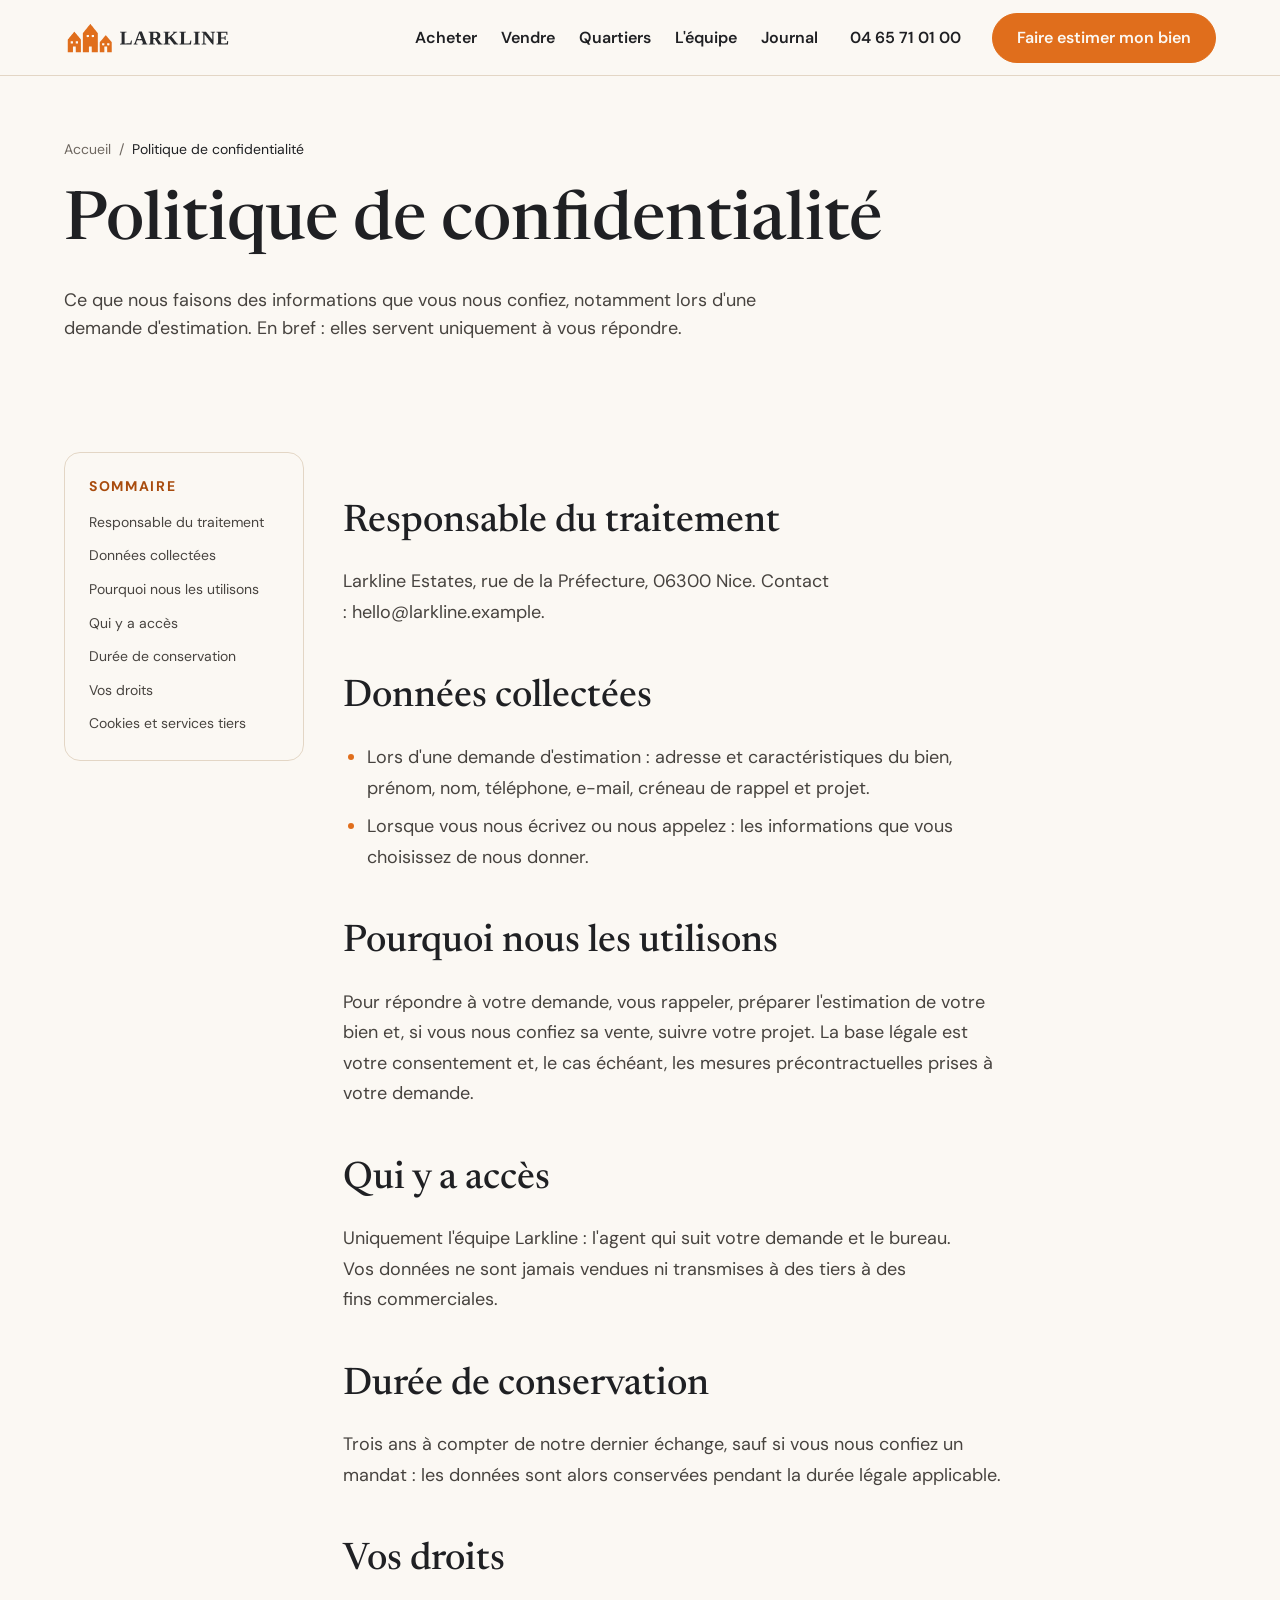
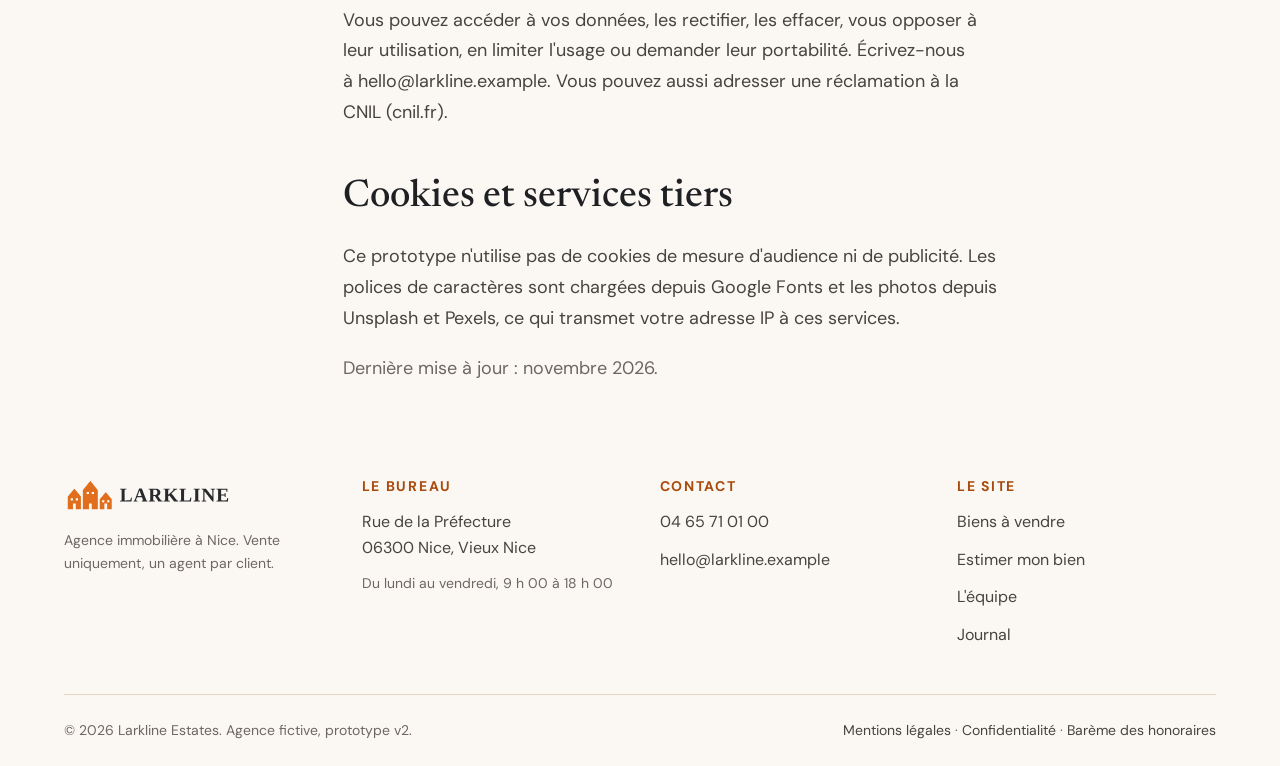
<file: confidentialite.html>
<!DOCTYPE html>
<html lang="fr">
<head>
  <meta charset="utf-8">
  <meta name="viewport" content="width=device-width, initial-scale=1">
  <title>Politique de confidentialité · Larkline</title>
  <meta name="description" content="Politique de confidentialité de Larkline : données collectées, finalités, durée de conservation et vos droits.">
  <link rel="preconnect" href="https://fonts.googleapis.com">
  <link rel="preconnect" href="https://fonts.gstatic.com" crossorigin>
  <link href="https://fonts.googleapis.com/css2?family=DM+Sans:opsz,wght@9..40,400;9..40,600;9..40,700&family=Newsreader:opsz,wght@6..72,400;6..72,500;6..72,600&display=swap" rel="stylesheet">
  <link rel="stylesheet" href="css/style.css">
  <script src="js/main.js" defer></script>
</head>
<body>

  <!-- ===================== Header ===================== -->
  <header class="site-header boxed-l flex-row flex-align-center flex-justify-between gap-24">
    <a class="logo" href="index.html" aria-label="Larkline, accueil">
      <img src="images/larkline-logo.svg" alt="Larkline" width="169" height="36">
    </a>
    <input class="nav-toggle" type="checkbox" id="nav-toggle" aria-label="Ouvrir le menu">
    <label class="nav-burger" for="nav-toggle" aria-hidden="true"><span></span><span></span><span></span></label>
    <nav class="nav-menu gap-32" aria-label="Navigation principale">
      <ul class="nav-links gap-24">
        <li><a class="nav-link" href="biens.html">Acheter</a></li>
        <li><a class="nav-link" href="index.html#vendre">Vendre</a></li>
        <li><a class="nav-link" href="index.html#quartiers">Quartiers</a></li>
        <li><a class="nav-link" href="equipe.html">L'équipe</a></li>
        <li><a class="nav-link" href="journal.html">Journal</a></li>
      </ul>
      <a class="nav-phone" href="tel:+33465710100">04 65 71 01 00</a>
      <a class="btn-solid" href="estimation.html">Faire estimer mon bien</a>
    </nav>
  </header>

  <main>
    <section class="bg-light-1 boxed-l pad-tb-64 flex-column gap-24" aria-labelledby="page-title">
      <nav class="breadcrumb body-s flex-row flex-wrap gap-8" aria-label="Fil d'Ariane"><a href="index.html">Accueil</a><span class="detail-on-light">/</span><span class="heading-on-light">Politique de confidentialité</span></nav>
      <h1 id="page-title" class="title-2 heading-on-light">Politique de confidentialité</h1>
      <p class="body-l body-on-light max-text-l">Ce que nous faisons des informations que vous nous confiez, notamment lors d'une demande d'estimation. En bref : elles servent uniquement à vous répondre.</p>
    </section>
    <section class="bg-light-1 boxed-l pad-tb-48 grid-toc gap-40">
      <nav class="toc sticky-top card pad-24 flex-column gap-12" aria-label="Sommaire">
        <p class="sub-title subtitle-on-light">Sommaire</p>
        <ol class="flex-column gap-8"><li><a class="body-s" href="#responsable-du-traitement">Responsable du traitement</a></li><li><a class="body-s" href="#donnees-collectees">Données collectées</a></li><li><a class="body-s" href="#pourquoi-nous-les-utilisons">Pourquoi nous les utilisons</a></li><li><a class="body-s" href="#qui-y-a-acces">Qui y a accès</a></li><li><a class="body-s" href="#duree-de-conservation">Durée de conservation</a></li><li><a class="body-s" href="#vos-droits">Vos droits</a></li><li><a class="body-s" href="#cookies-et-services-tiers">Cookies et services tiers</a></li></ol>
      </nav>
      <div class="prose"><h2 id="responsable-du-traitement">Responsable du traitement</h2><p>Larkline Estates, rue de la Préfecture, 06300 Nice. Contact : hello@larkline.example.</p><h2 id="donnees-collectees">Données collectées</h2><ul><li>Lors d'une demande d'estimation : adresse et caractéristiques du bien, prénom, nom, téléphone, e-mail, créneau de rappel et projet.</li><li>Lorsque vous nous écrivez ou nous appelez : les informations que vous choisissez de nous donner.</li></ul><h2 id="pourquoi-nous-les-utilisons">Pourquoi nous les utilisons</h2><p>Pour répondre à votre demande, vous rappeler, préparer l'estimation de votre bien et, si vous nous confiez sa vente, suivre votre projet. La base légale est votre consentement et, le cas échéant, les mesures précontractuelles prises à votre demande.</p><h2 id="qui-y-a-acces">Qui y a accès</h2><p>Uniquement l'équipe Larkline : l'agent qui suit votre demande et le bureau. Vos données ne sont jamais vendues ni transmises à des tiers à des fins commerciales.</p><h2 id="duree-de-conservation">Durée de conservation</h2><p>Trois ans à compter de notre dernier échange, sauf si vous nous confiez un mandat : les données sont alors conservées pendant la durée légale applicable.</p><h2 id="vos-droits">Vos droits</h2><p>Vous pouvez accéder à vos données, les rectifier, les effacer, vous opposer à leur utilisation, en limiter l'usage ou demander leur portabilité. Écrivez-nous à hello@larkline.example. Vous pouvez aussi adresser une réclamation à la CNIL (cnil.fr).</p><h2 id="cookies-et-services-tiers">Cookies et services tiers</h2><p>Ce prototype n'utilise pas de cookies de mesure d'audience ni de publicité. Les polices de caractères sont chargées depuis Google Fonts et les photos depuis Unsplash et Pexels, ce qui transmet votre adresse IP à ces services.</p>
        <p class="body-s detail-on-light">Dernière mise à jour : novembre 2026.</p>
      </div>
    </section>
  </main>

  <!-- ===================== Footer ===================== -->
  <footer class="bg-light-1 boxed-l">
    <div class="grid-4 gap-40 pad-tb-48">
      <div class="flex-column gap-16">
        <a class="logo" href="index.html" aria-label="Larkline, accueil"><img src="images/larkline-logo.svg" alt="Larkline" width="169" height="36"></a>
        <p class="body-s detail-on-light">Agence immobilière à Nice. Vente uniquement, un agent par client.</p>
      </div>
      <div class="flex-column gap-12">
        <p class="sub-title subtitle-on-light">Le bureau</p>
        <p class="body-m body-on-light">Rue de la Préfecture<br>06300 Nice, Vieux Nice</p>
        <p class="body-s detail-on-light">Du lundi au vendredi, 9 h 00 à 18 h 00</p>
      </div>
      <div class="flex-column gap-12">
        <p class="sub-title subtitle-on-light">Contact</p>
        <a class="footer-link body-m" href="tel:+33465710100">04 65 71 01 00</a>
        <a class="footer-link body-m" href="mailto:hello@larkline.example">hello@larkline.example</a>
      </div>
      <div class="flex-column gap-12">
        <p class="sub-title subtitle-on-light">Le site</p>
        <a class="footer-link body-m" href="biens.html">Biens à vendre</a>
        <a class="footer-link body-m" href="estimation.html">Estimer mon bien</a>
        <a class="footer-link body-m" href="equipe.html">L'équipe</a>
        <a class="footer-link body-m" href="journal.html">Journal</a>
      </div>
    </div>
    <div class="footer-bottom pad-tb-24 flex-row flex-wrap flex-justify-between gap-16 body-s detail-on-light">
      <p>© 2026 Larkline Estates. Agence fictive, prototype v2.</p>
      <p><a class="footer-link" href="mentions-legales.html">Mentions légales</a> · <a class="footer-link" href="confidentialite.html">Confidentialité</a> · <a class="footer-link" href="honoraires.html">Barème des honoraires</a></p>
    </div>
  </footer>

</body>
</html>
</file>
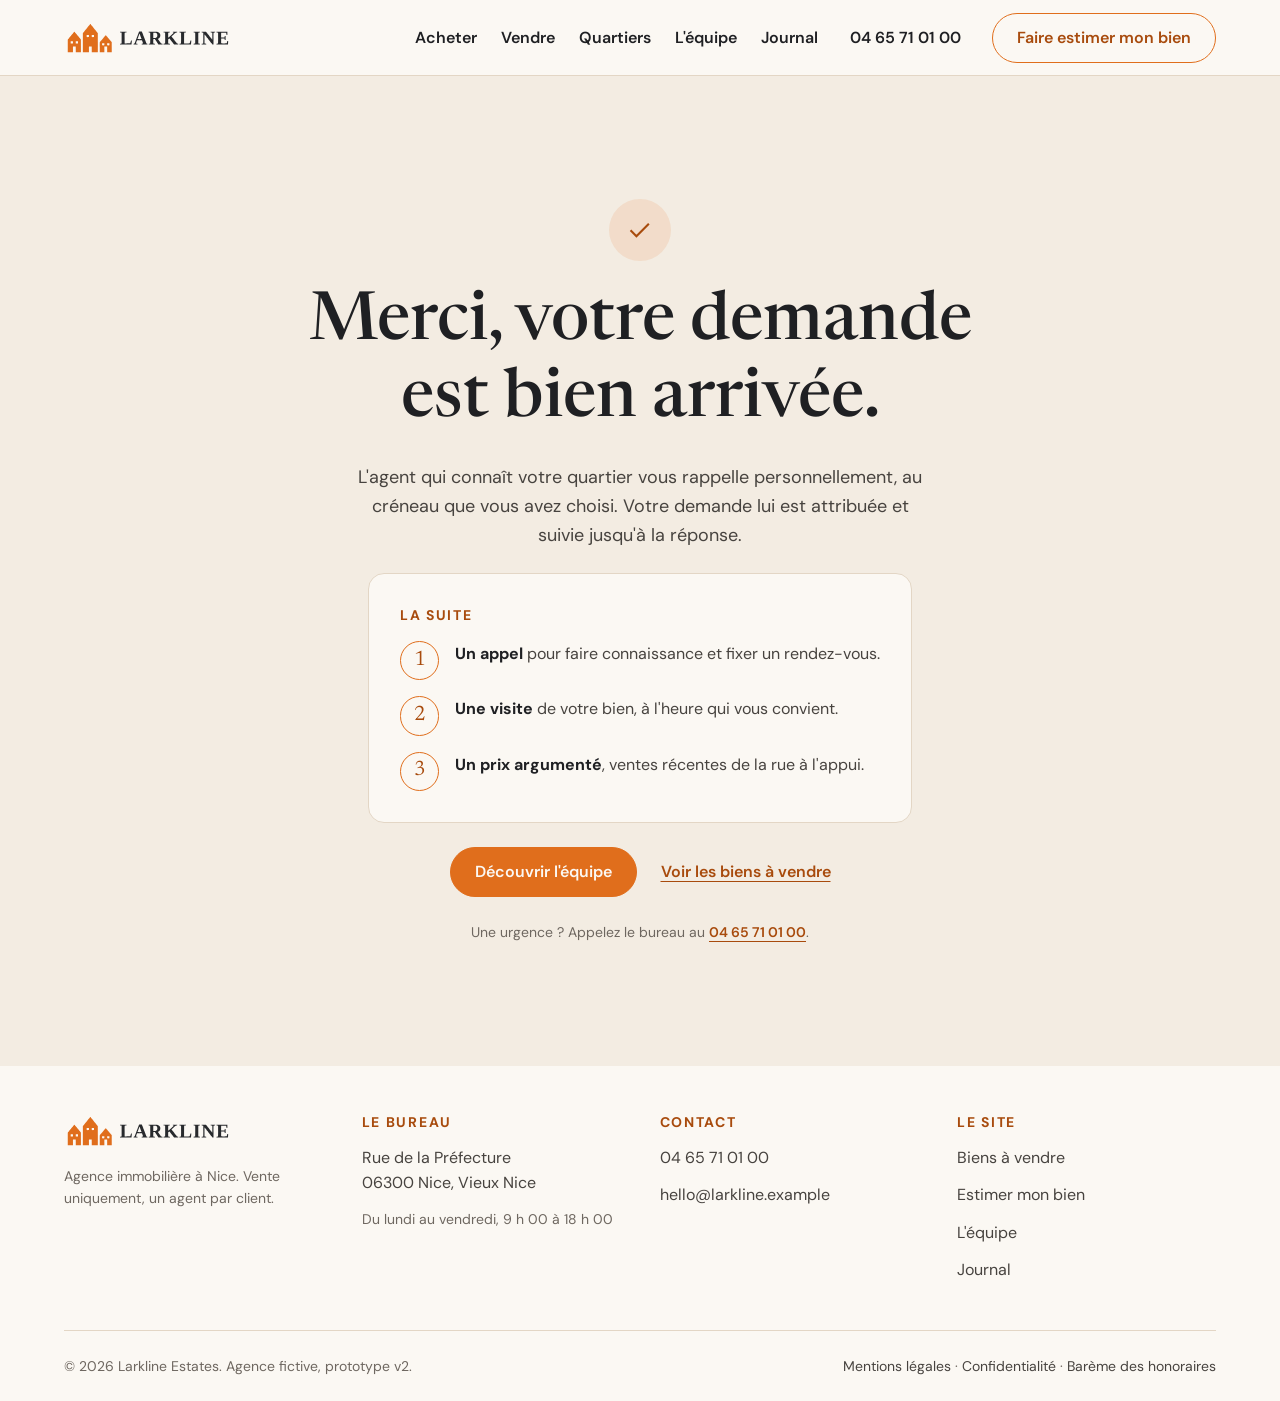
<file: estimation-merci.html>
<!DOCTYPE html>
<html lang="fr">
<head>
  <meta charset="utf-8">
  <meta name="viewport" content="width=device-width, initial-scale=1">
  <title>Demande envoyée · Larkline</title>
  <meta name="description" content="Votre demande d'estimation est bien arrivée. L'agent de votre quartier vous rappelle personnellement.">
  <link rel="preconnect" href="https://fonts.googleapis.com">
  <link rel="preconnect" href="https://fonts.gstatic.com" crossorigin>
  <link href="https://fonts.googleapis.com/css2?family=DM+Sans:opsz,wght@9..40,400;9..40,600;9..40,700&family=Newsreader:opsz,wght@6..72,400;6..72,500;6..72,600&display=swap" rel="stylesheet">
  <link rel="stylesheet" href="css/style.css">
  <script src="js/main.js" defer></script>
</head>
<body>

  <!-- ===================== Header ===================== -->
  <header class="site-header boxed-l flex-row flex-align-center flex-justify-between gap-24">
    <a class="logo" href="index.html" aria-label="Larkline, accueil">
      <img src="images/larkline-logo.svg" alt="Larkline" width="169" height="36">
    </a>
    <input class="nav-toggle" type="checkbox" id="nav-toggle" aria-label="Ouvrir le menu">
    <label class="nav-burger" for="nav-toggle" aria-hidden="true"><span></span><span></span><span></span></label>
    <nav class="nav-menu gap-32" aria-label="Navigation principale">
      <ul class="nav-links gap-24">
        <li><a class="nav-link" href="biens.html">Acheter</a></li>
        <li><a class="nav-link" href="index.html#vendre">Vendre</a></li>
        <li><a class="nav-link" href="index.html#quartiers">Quartiers</a></li>
        <li><a class="nav-link" href="equipe.html">L'équipe</a></li>
        <li><a class="nav-link" href="journal.html">Journal</a></li>
      </ul>
      <a class="nav-phone" href="tel:+33465710100">04 65 71 01 00</a>
      <a class="btn-outline" href="estimation.html" aria-current="page">Faire estimer mon bien</a>
    </nav>
  </header>

  <main>
    <section class="bg-light-2 boxed-s pad-tb-128 flex-column flex-align-center gap-24 text-center fade-up" aria-labelledby="merci-title">
      <span class="success-icon"><svg viewBox="0 0 24 24" fill="none" stroke="currentColor" stroke-width="1.6" aria-hidden="true"><path d="M5 12.5l4.5 4.5L19 7.5"/></svg></span>
      <h1 id="merci-title" class="title-2 heading-on-light">Merci, votre demande est bien&nbsp;arrivée.</h1>
      <p class="body-l body-on-light max-text">L'agent qui connaît votre quartier vous rappelle personnellement, au créneau que vous avez choisi. Votre demande lui est attribuée et suivie jusqu'à la réponse.</p>
      <div class="card pad-32 flex-column gap-16 text-start">
        <p class="sub-title subtitle-on-light">La suite</p>
        <ol class="flex-column gap-16">
          <li class="flex-row gap-16 flex-align-start"><span class="step-number">1</span><p class="body-m body-on-light"><strong class="heading-on-light">Un appel</strong> pour faire connaissance et fixer un rendez-vous.</p></li>
          <li class="flex-row gap-16 flex-align-start"><span class="step-number">2</span><p class="body-m body-on-light"><strong class="heading-on-light">Une visite</strong> de votre bien, à l'heure qui vous convient.</p></li>
          <li class="flex-row gap-16 flex-align-start"><span class="step-number">3</span><p class="body-m body-on-light"><strong class="heading-on-light">Un prix argumenté</strong>, ventes récentes de la rue à l'appui.</p></li>
        </ol>
      </div>
      <div class="flex-row flex-wrap flex-justify-center flex-align-center gap-24">
        <a class="btn-solid" href="equipe.html">Découvrir l'équipe</a>
        <a class="text-link link-on-light" href="biens.html">Voir les biens à vendre</a>
      </div>
      <p class="body-s detail-on-light">Une urgence ? Appelez le bureau au <a class="text-link link-on-light" href="tel:+33465710100">04 65 71 01 00</a>.</p>
    </section>
  </main>

  <!-- ===================== Footer ===================== -->
  <footer class="bg-light-1 boxed-l">
    <div class="grid-4 gap-40 pad-tb-48">
      <div class="flex-column gap-16">
        <a class="logo" href="index.html" aria-label="Larkline, accueil"><img src="images/larkline-logo.svg" alt="Larkline" width="169" height="36"></a>
        <p class="body-s detail-on-light">Agence immobilière à Nice. Vente uniquement, un agent par client.</p>
      </div>
      <div class="flex-column gap-12">
        <p class="sub-title subtitle-on-light">Le bureau</p>
        <p class="body-m body-on-light">Rue de la Préfecture<br>06300 Nice, Vieux Nice</p>
        <p class="body-s detail-on-light">Du lundi au vendredi, 9 h 00 à 18 h 00</p>
      </div>
      <div class="flex-column gap-12">
        <p class="sub-title subtitle-on-light">Contact</p>
        <a class="footer-link body-m" href="tel:+33465710100">04 65 71 01 00</a>
        <a class="footer-link body-m" href="mailto:hello@larkline.example">hello@larkline.example</a>
      </div>
      <div class="flex-column gap-12">
        <p class="sub-title subtitle-on-light">Le site</p>
        <a class="footer-link body-m" href="biens.html">Biens à vendre</a>
        <a class="footer-link body-m" href="estimation.html">Estimer mon bien</a>
        <a class="footer-link body-m" href="equipe.html">L'équipe</a>
        <a class="footer-link body-m" href="journal.html">Journal</a>
      </div>
    </div>
    <div class="footer-bottom pad-tb-24 flex-row flex-wrap flex-justify-between gap-16 body-s detail-on-light">
      <p>© 2026 Larkline Estates. Agence fictive, prototype v2.</p>
      <p><a class="footer-link" href="mentions-legales.html">Mentions légales</a> · <a class="footer-link" href="confidentialite.html">Confidentialité</a> · <a class="footer-link" href="honoraires.html">Barème des honoraires</a></p>
    </div>
  </footer>

</body>
</html>
</file>
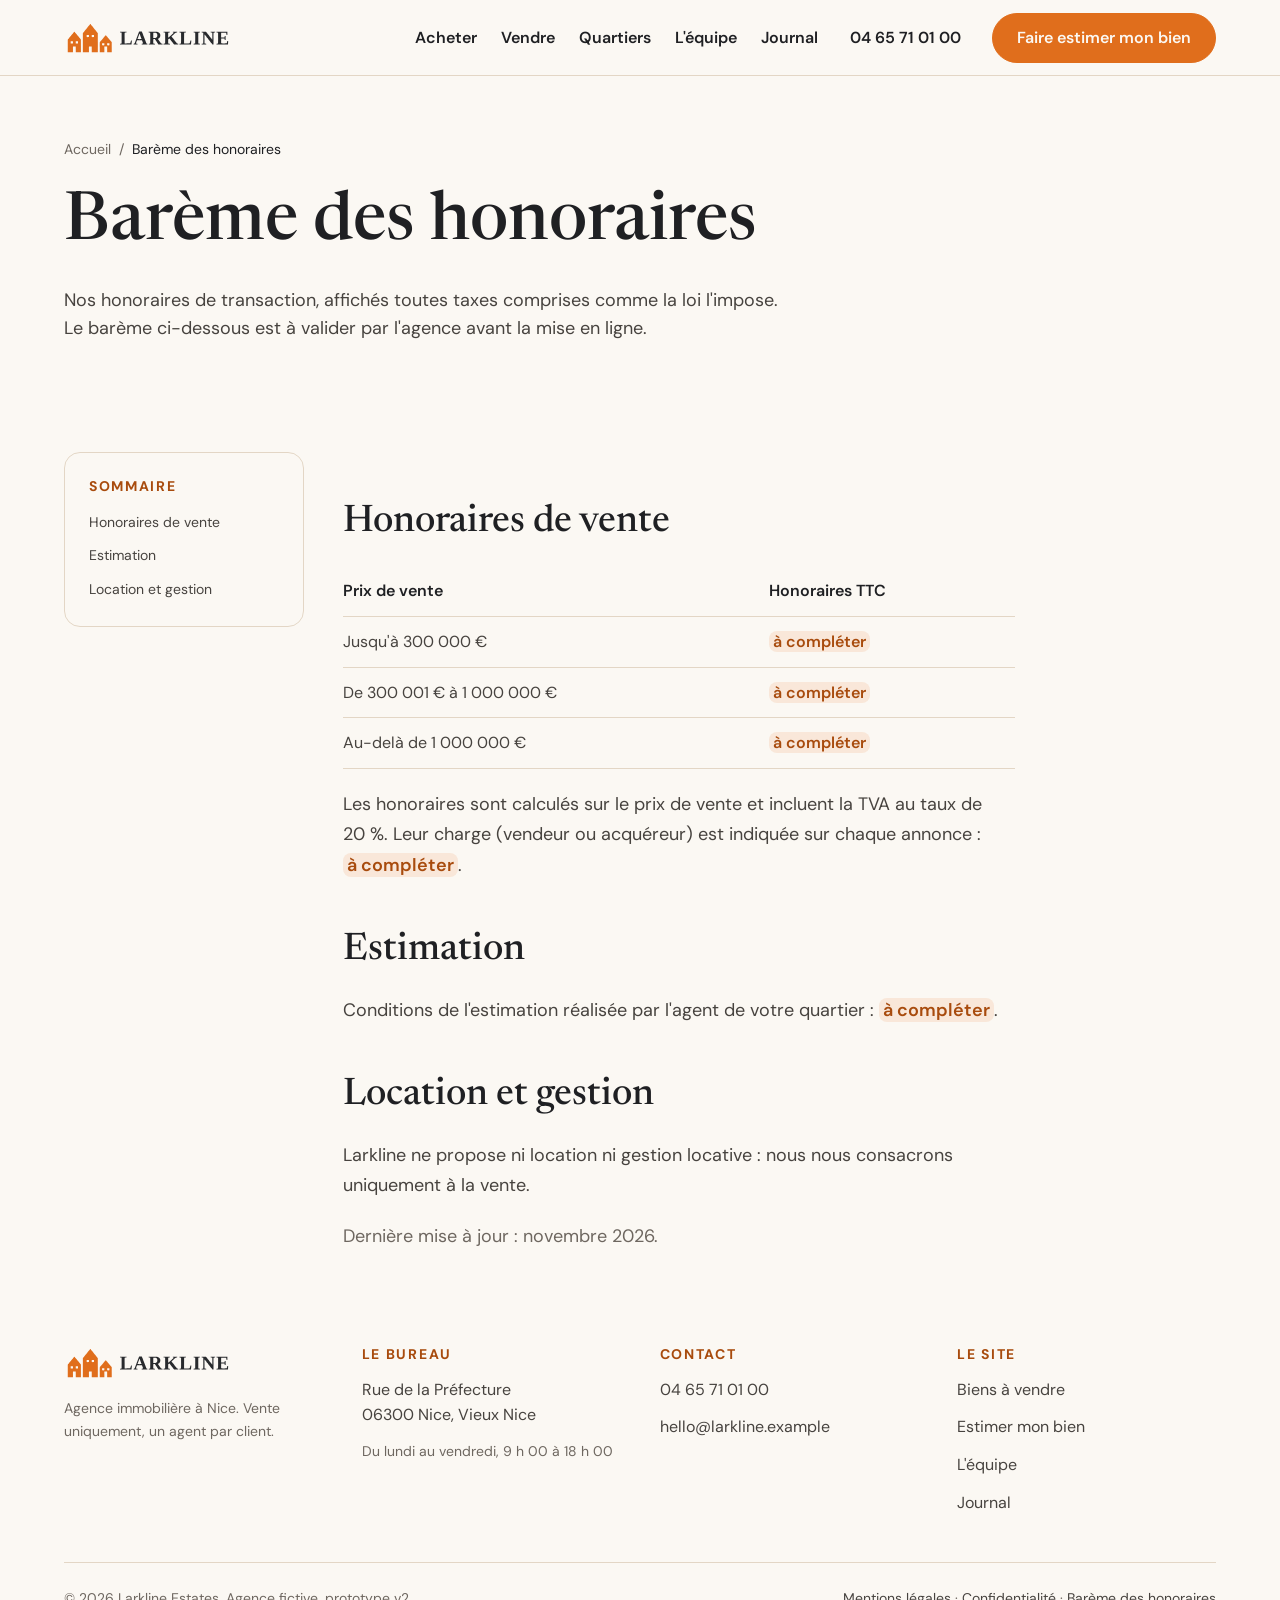
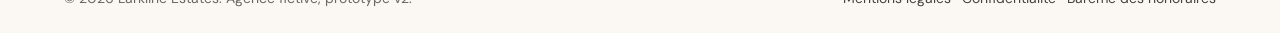
<file: honoraires.html>
<!DOCTYPE html>
<html lang="fr">
<head>
  <meta charset="utf-8">
  <meta name="viewport" content="width=device-width, initial-scale=1">
  <title>Barème des honoraires · Larkline</title>
  <meta name="description" content="Barème des honoraires de transaction de l'agence Larkline à Nice.">
  <link rel="preconnect" href="https://fonts.googleapis.com">
  <link rel="preconnect" href="https://fonts.gstatic.com" crossorigin>
  <link href="https://fonts.googleapis.com/css2?family=DM+Sans:opsz,wght@9..40,400;9..40,600;9..40,700&family=Newsreader:opsz,wght@6..72,400;6..72,500;6..72,600&display=swap" rel="stylesheet">
  <link rel="stylesheet" href="css/style.css">
  <script src="js/main.js" defer></script>
</head>
<body>

  <!-- ===================== Header ===================== -->
  <header class="site-header boxed-l flex-row flex-align-center flex-justify-between gap-24">
    <a class="logo" href="index.html" aria-label="Larkline, accueil">
      <img src="images/larkline-logo.svg" alt="Larkline" width="169" height="36">
    </a>
    <input class="nav-toggle" type="checkbox" id="nav-toggle" aria-label="Ouvrir le menu">
    <label class="nav-burger" for="nav-toggle" aria-hidden="true"><span></span><span></span><span></span></label>
    <nav class="nav-menu gap-32" aria-label="Navigation principale">
      <ul class="nav-links gap-24">
        <li><a class="nav-link" href="biens.html">Acheter</a></li>
        <li><a class="nav-link" href="index.html#vendre">Vendre</a></li>
        <li><a class="nav-link" href="index.html#quartiers">Quartiers</a></li>
        <li><a class="nav-link" href="equipe.html">L'équipe</a></li>
        <li><a class="nav-link" href="journal.html">Journal</a></li>
      </ul>
      <a class="nav-phone" href="tel:+33465710100">04 65 71 01 00</a>
      <a class="btn-solid" href="estimation.html">Faire estimer mon bien</a>
    </nav>
  </header>

  <main>
    <section class="bg-light-1 boxed-l pad-tb-64 flex-column gap-24" aria-labelledby="page-title">
      <nav class="breadcrumb body-s flex-row flex-wrap gap-8" aria-label="Fil d'Ariane"><a href="index.html">Accueil</a><span class="detail-on-light">/</span><span class="heading-on-light">Barème des honoraires</span></nav>
      <h1 id="page-title" class="title-2 heading-on-light">Barème des honoraires</h1>
      <p class="body-l body-on-light max-text-l">Nos honoraires de transaction, affichés toutes taxes comprises comme la loi l'impose. Le barème ci-dessous est à valider par l'agence avant la mise en ligne.</p>
    </section>
    <section class="bg-light-1 boxed-l pad-tb-48 grid-toc gap-40">
      <nav class="toc sticky-top card pad-24 flex-column gap-12" aria-label="Sommaire">
        <p class="sub-title subtitle-on-light">Sommaire</p>
        <ol class="flex-column gap-8"><li><a class="body-s" href="#honoraires-de-vente">Honoraires de vente</a></li><li><a class="body-s" href="#estimation">Estimation</a></li><li><a class="body-s" href="#location-et-gestion">Location et gestion</a></li></ol>
      </nav>
      <div class="prose"><h2 id="honoraires-de-vente">Honoraires de vente</h2><table class="compare-table"><thead><tr><th scope="col">Prix de vente</th><th scope="col">Honoraires TTC</th></tr></thead><tbody>
<tr><td>Jusqu'à 300 000 €</td><td><span class="todo">à compléter</span></td></tr>
<tr><td>De 300 001 € à 1 000 000 €</td><td><span class="todo">à compléter</span></td></tr>
<tr><td>Au-delà de 1 000 000 €</td><td><span class="todo">à compléter</span></td></tr></tbody></table>
<p>Les honoraires sont calculés sur le prix de vente et incluent la TVA au taux de 20 %. Leur charge (vendeur ou acquéreur) est indiquée sur chaque annonce : <span class="todo">à compléter</span>.</p><h2 id="estimation">Estimation</h2><p>Conditions de l'estimation réalisée par l'agent de votre quartier : <span class="todo">à compléter</span>.</p><h2 id="location-et-gestion">Location et gestion</h2><p>Larkline ne propose ni location ni gestion locative : nous nous consacrons uniquement à la vente.</p>
        <p class="body-s detail-on-light">Dernière mise à jour : novembre 2026.</p>
      </div>
    </section>
  </main>

  <!-- ===================== Footer ===================== -->
  <footer class="bg-light-1 boxed-l">
    <div class="grid-4 gap-40 pad-tb-48">
      <div class="flex-column gap-16">
        <a class="logo" href="index.html" aria-label="Larkline, accueil"><img src="images/larkline-logo.svg" alt="Larkline" width="169" height="36"></a>
        <p class="body-s detail-on-light">Agence immobilière à Nice. Vente uniquement, un agent par client.</p>
      </div>
      <div class="flex-column gap-12">
        <p class="sub-title subtitle-on-light">Le bureau</p>
        <p class="body-m body-on-light">Rue de la Préfecture<br>06300 Nice, Vieux Nice</p>
        <p class="body-s detail-on-light">Du lundi au vendredi, 9 h 00 à 18 h 00</p>
      </div>
      <div class="flex-column gap-12">
        <p class="sub-title subtitle-on-light">Contact</p>
        <a class="footer-link body-m" href="tel:+33465710100">04 65 71 01 00</a>
        <a class="footer-link body-m" href="mailto:hello@larkline.example">hello@larkline.example</a>
      </div>
      <div class="flex-column gap-12">
        <p class="sub-title subtitle-on-light">Le site</p>
        <a class="footer-link body-m" href="biens.html">Biens à vendre</a>
        <a class="footer-link body-m" href="estimation.html">Estimer mon bien</a>
        <a class="footer-link body-m" href="equipe.html">L'équipe</a>
        <a class="footer-link body-m" href="journal.html">Journal</a>
      </div>
    </div>
    <div class="footer-bottom pad-tb-24 flex-row flex-wrap flex-justify-between gap-16 body-s detail-on-light">
      <p>© 2026 Larkline Estates. Agence fictive, prototype v2.</p>
      <p><a class="footer-link" href="mentions-legales.html">Mentions légales</a> · <a class="footer-link" href="confidentialite.html">Confidentialité</a> · <a class="footer-link" href="honoraires.html">Barème des honoraires</a></p>
    </div>
  </footer>

</body>
</html>
</file>
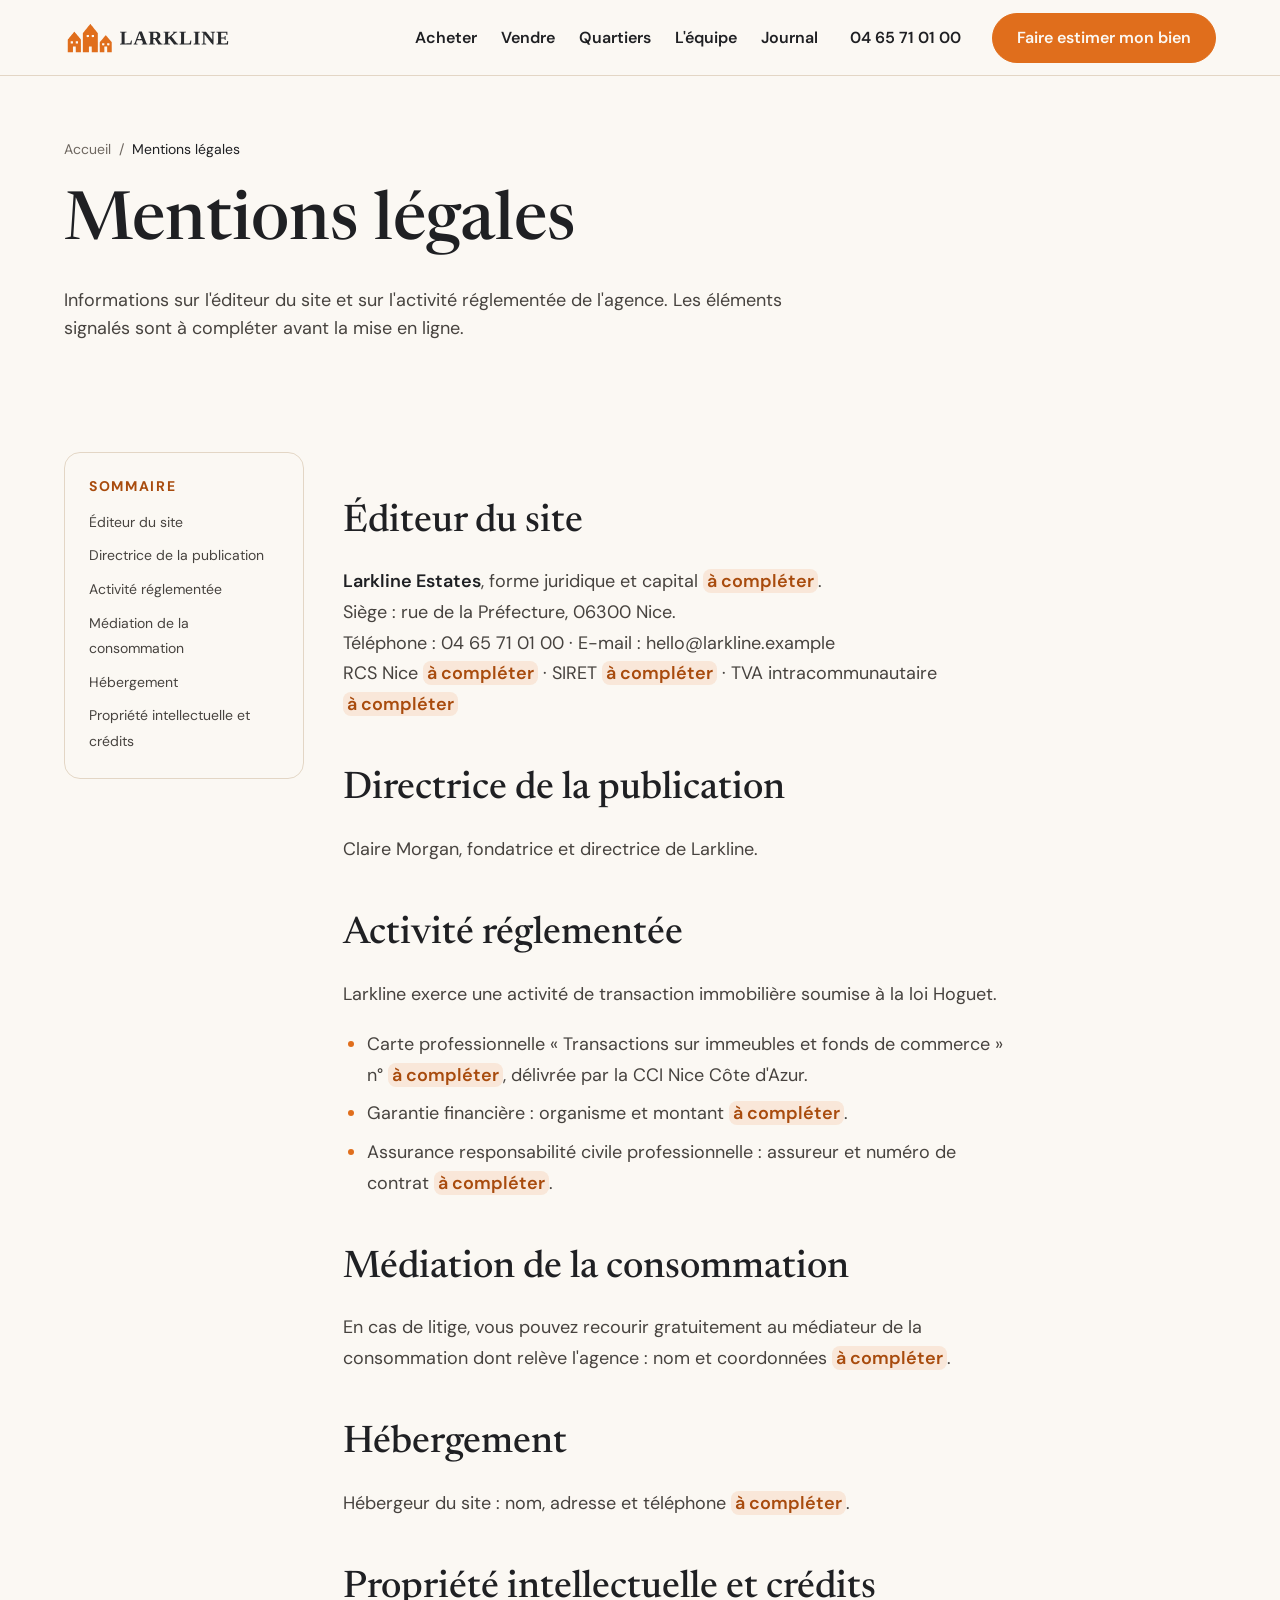
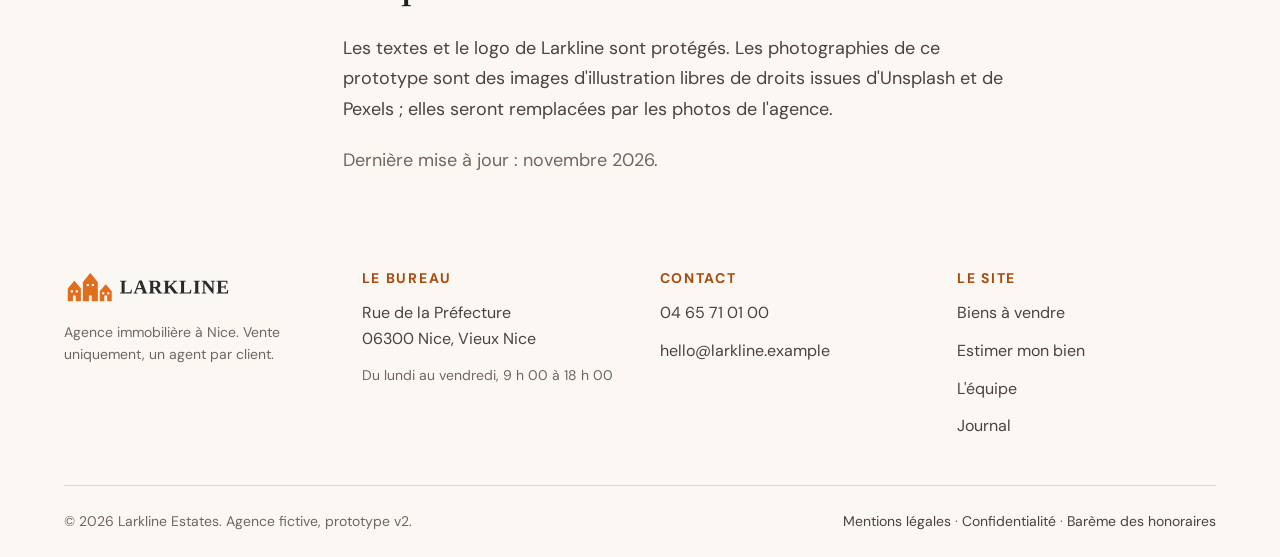
<file: mentions-legales.html>
<!DOCTYPE html>
<html lang="fr">
<head>
  <meta charset="utf-8">
  <meta name="viewport" content="width=device-width, initial-scale=1">
  <title>Mentions légales · Larkline</title>
  <meta name="description" content="Mentions légales de l'agence immobilière Larkline à Nice.">
  <link rel="preconnect" href="https://fonts.googleapis.com">
  <link rel="preconnect" href="https://fonts.gstatic.com" crossorigin>
  <link href="https://fonts.googleapis.com/css2?family=DM+Sans:opsz,wght@9..40,400;9..40,600;9..40,700&family=Newsreader:opsz,wght@6..72,400;6..72,500;6..72,600&display=swap" rel="stylesheet">
  <link rel="stylesheet" href="css/style.css">
  <script src="js/main.js" defer></script>
</head>
<body>

  <!-- ===================== Header ===================== -->
  <header class="site-header boxed-l flex-row flex-align-center flex-justify-between gap-24">
    <a class="logo" href="index.html" aria-label="Larkline, accueil">
      <img src="images/larkline-logo.svg" alt="Larkline" width="169" height="36">
    </a>
    <input class="nav-toggle" type="checkbox" id="nav-toggle" aria-label="Ouvrir le menu">
    <label class="nav-burger" for="nav-toggle" aria-hidden="true"><span></span><span></span><span></span></label>
    <nav class="nav-menu gap-32" aria-label="Navigation principale">
      <ul class="nav-links gap-24">
        <li><a class="nav-link" href="biens.html">Acheter</a></li>
        <li><a class="nav-link" href="index.html#vendre">Vendre</a></li>
        <li><a class="nav-link" href="index.html#quartiers">Quartiers</a></li>
        <li><a class="nav-link" href="equipe.html">L'équipe</a></li>
        <li><a class="nav-link" href="journal.html">Journal</a></li>
      </ul>
      <a class="nav-phone" href="tel:+33465710100">04 65 71 01 00</a>
      <a class="btn-solid" href="estimation.html">Faire estimer mon bien</a>
    </nav>
  </header>

  <main>
    <section class="bg-light-1 boxed-l pad-tb-64 flex-column gap-24" aria-labelledby="page-title">
      <nav class="breadcrumb body-s flex-row flex-wrap gap-8" aria-label="Fil d'Ariane"><a href="index.html">Accueil</a><span class="detail-on-light">/</span><span class="heading-on-light">Mentions légales</span></nav>
      <h1 id="page-title" class="title-2 heading-on-light">Mentions légales</h1>
      <p class="body-l body-on-light max-text-l">Informations sur l'éditeur du site et sur l'activité réglementée de l'agence. Les éléments signalés sont à compléter avant la mise en ligne.</p>
    </section>
    <section class="bg-light-1 boxed-l pad-tb-48 grid-toc gap-40">
      <nav class="toc sticky-top card pad-24 flex-column gap-12" aria-label="Sommaire">
        <p class="sub-title subtitle-on-light">Sommaire</p>
        <ol class="flex-column gap-8"><li><a class="body-s" href="#editeur-du-site">Éditeur du site</a></li><li><a class="body-s" href="#directrice-de-la-publication">Directrice de la publication</a></li><li><a class="body-s" href="#activite-reglementee">Activité réglementée</a></li><li><a class="body-s" href="#mediation-de-la-consommation">Médiation de la consommation</a></li><li><a class="body-s" href="#hebergement">Hébergement</a></li><li><a class="body-s" href="#propriete-intellectuelle-et-credits">Propriété intellectuelle et crédits</a></li></ol>
      </nav>
      <div class="prose"><h2 id="editeur-du-site">Éditeur du site</h2><p><strong>Larkline Estates</strong>, forme juridique et capital <span class="todo">à compléter</span>.<br>Siège : rue de la Préfecture, 06300 Nice.<br>Téléphone : 04 65 71 01 00 · E-mail : hello@larkline.example<br>RCS Nice <span class="todo">à compléter</span> · SIRET <span class="todo">à compléter</span> · TVA intracommunautaire <span class="todo">à compléter</span></p><h2 id="directrice-de-la-publication">Directrice de la publication</h2><p>Claire Morgan, fondatrice et directrice de Larkline.</p><h2 id="activite-reglementee">Activité réglementée</h2><p>Larkline exerce une activité de transaction immobilière soumise à la loi Hoguet.</p><ul><li>Carte professionnelle « Transactions sur immeubles et fonds de commerce » n° <span class="todo">à compléter</span>, délivrée par la CCI Nice Côte d'Azur.</li><li>Garantie financière : organisme et montant <span class="todo">à compléter</span>.</li><li>Assurance responsabilité civile professionnelle : assureur et numéro de contrat <span class="todo">à compléter</span>.</li></ul><h2 id="mediation-de-la-consommation">Médiation de la consommation</h2><p>En cas de litige, vous pouvez recourir gratuitement au médiateur de la consommation dont relève l'agence : nom et coordonnées <span class="todo">à compléter</span>.</p><h2 id="hebergement">Hébergement</h2><p>Hébergeur du site : nom, adresse et téléphone <span class="todo">à compléter</span>.</p><h2 id="propriete-intellectuelle-et-credits">Propriété intellectuelle et crédits</h2><p>Les textes et le logo de Larkline sont protégés. Les photographies de ce prototype sont des images d'illustration libres de droits issues d'Unsplash et de Pexels ; elles seront remplacées par les photos de l'agence.</p>
        <p class="body-s detail-on-light">Dernière mise à jour : novembre 2026.</p>
      </div>
    </section>
  </main>

  <!-- ===================== Footer ===================== -->
  <footer class="bg-light-1 boxed-l">
    <div class="grid-4 gap-40 pad-tb-48">
      <div class="flex-column gap-16">
        <a class="logo" href="index.html" aria-label="Larkline, accueil"><img src="images/larkline-logo.svg" alt="Larkline" width="169" height="36"></a>
        <p class="body-s detail-on-light">Agence immobilière à Nice. Vente uniquement, un agent par client.</p>
      </div>
      <div class="flex-column gap-12">
        <p class="sub-title subtitle-on-light">Le bureau</p>
        <p class="body-m body-on-light">Rue de la Préfecture<br>06300 Nice, Vieux Nice</p>
        <p class="body-s detail-on-light">Du lundi au vendredi, 9 h 00 à 18 h 00</p>
      </div>
      <div class="flex-column gap-12">
        <p class="sub-title subtitle-on-light">Contact</p>
        <a class="footer-link body-m" href="tel:+33465710100">04 65 71 01 00</a>
        <a class="footer-link body-m" href="mailto:hello@larkline.example">hello@larkline.example</a>
      </div>
      <div class="flex-column gap-12">
        <p class="sub-title subtitle-on-light">Le site</p>
        <a class="footer-link body-m" href="biens.html">Biens à vendre</a>
        <a class="footer-link body-m" href="estimation.html">Estimer mon bien</a>
        <a class="footer-link body-m" href="equipe.html">L'équipe</a>
        <a class="footer-link body-m" href="journal.html">Journal</a>
      </div>
    </div>
    <div class="footer-bottom pad-tb-24 flex-row flex-wrap flex-justify-between gap-16 body-s detail-on-light">
      <p>© 2026 Larkline Estates. Agence fictive, prototype v2.</p>
      <p><a class="footer-link" href="mentions-legales.html">Mentions légales</a> · <a class="footer-link" href="confidentialite.html">Confidentialité</a> · <a class="footer-link" href="honoraires.html">Barème des honoraires</a></p>
    </div>
  </footer>

</body>
</html>
</file>
<file: css/style.css>
/* ==========================================================================
   Larkline Estates · Prototype v1
   Built on the LWPR CSS framework (variables, base, framework classes,
   project classes). Every color, size and radius comes from a variable.

   Type scale (modular, calculated):
   mobile ratio 1.2  · desktop ratio 1.333 · base 16px · 360px → 1120px
   ========================================================================== */

/* --------------------------------------------------------------------------
   1. Variables
   -------------------------------------------------------------------------- */
:root {
  /* Colors: Larkline orange (#E06E1C, from the logo) + warm stone tones */
  --primary-brand-1: #E06E1C;
  --primary-brand-2: #A84B0D;
  --primary-light-1: #FBF8F3;
  --primary-light-2: #F3ECE2;
  --primary-light-3: #E3D6C5;
  --primary-dark-1: #1F2023;
  --primary-dark-2: #47433F;
  --primary-dark-3: #6E6760;
  --primary-transparent-1: #E06E1C1F;

  /* Project color helpers (tints of the same tones, for overlays) */
  --overlay-dark-1: #1F2023B3;
  --overlay-dark-2: #1F202300;
  --overlay-light-1: #FBF8F3E6;
  --shadow-tint-s: #1F202314;
  --shadow-tint-m: #1F20231F;
  --shadow-tint-l: #1F202333;
  --whatsapp: #1F7A4D;

  /* Spacing: fixed 4pt scale */
  --size-0: 0rem;
  --size-1: 0.0625rem;
  --size-2: 0.125rem;
  --size-4: 0.25rem;
  --size-8: 0.5rem;
  --size-12: 0.75rem;
  --size-16: 1rem;
  --size-20: 1.25rem;
  --size-24: 1.5rem;
  --size-32: clamp(1.75rem, 1.662rem + 0.376vw, 2rem);
  --size-40: clamp(2.125rem, 1.993rem + 0.563vw, 2.5rem);
  --size-48: clamp(2.5rem, 2.324rem + 0.751vw, 3rem);
  --size-64: clamp(3.25rem, 2.986rem + 1.127vw, 4rem);
  --size-80: clamp(3.875rem, 3.479rem + 1.69vw, 5rem);
  --size-96: clamp(4.5rem, 3.972rem + 2.254vw, 6rem);
  --size-128: clamp(5.8rem, 5.025rem + 3.305vw, 8rem);
  --size-160: clamp(7rem, 5.944rem + 4.507vw, 10rem);

  /* Font sizes */
  --title-subtitle: 0.875rem;
  --body-size-l: 1.125rem;
  --body-size-m: 1rem;
  --body-size-s: 0.875rem;

  /* Title sizes: 16 × 1.2^n (mobile) → 16 × 1.333^n (desktop) */
  --title-size-1: clamp(3rem, 1.7566rem + 5.5263vw, 5.625rem);      /* 48 → 90 */
  --title-size-2: clamp(2.5rem, 1.7007rem + 3.5526vw, 4.1875rem);   /* 40 → 67 */
  --title-size-3: clamp(2.0625rem, 1.5296rem + 2.3684vw, 3.1875rem);/* 33 → 51 */
  --title-size-4: clamp(1.75rem, 1.4539rem + 1.3158vw, 2.375rem);   /* 28 → 38 */
  --title-size-5: clamp(1.4375rem, 1.2895rem + 0.6579vw, 1.75rem);  /* 23 → 28 */
  --title-size-6: clamp(1.1875rem, 1.1283rem + 0.2632vw, 1.3125rem);/* 19 → 21 */

  /* Fonts */
  --heading-font: "Newsreader", Georgia, serif;
  --body-font: "DM Sans", system-ui, sans-serif;
  --heading-weight: 500;
  --body-weight: 400;
  --strong-weight: 600;

  /* Radius */
  --button-radius: 9999px;
  --radius-s: 0.5rem;
  --radius-m: 1rem;
  --radius-l: 1.75rem;

  /* Project sizes */
  --icon-size: 1.25rem;
  --avatar-s: 2rem;
  --avatar-m: 4rem;
  --header-height: 4.75rem;
  --logo-height: 2.25rem;
  --card-width: 21rem;
  --aside-width: 23rem;
  --field-height: 3.25rem;
  --hero-media-height: clamp(22rem, 12rem + 40vw, 44rem);
  --mosaic-row: clamp(13rem, 8rem + 12vw, 19rem);
  --mosaic-row-m: clamp(18rem, 12rem + 30vw, 24rem);
  --mosaic-col-m: 78%;
  --card-width-m: 80%;
  --gallery-row: clamp(10rem, 5rem + 12vw, 17rem);
  --gallery-main-m: clamp(14rem, 8rem + 30vw, 24rem);
  --gallery-small-m: clamp(7rem, 4rem + 15vw, 12rem);
  --map-height: clamp(16rem, 10rem + 14vw, 22rem);
  --max-text: 36rem;
  --max-text-l: 46rem;
  --delay-1: 120ms;
  --delay-2: 240ms;
  --slide-time: 4s;
  --slide-cycle: 20s;
  --slide-zoom: 1.12;
  --icon-button: 3rem;
  --toc-width: 15rem;
  --agent-photo-h: 22rem;
  --prose-width: 42rem;

  /* Motion */
  --ease: cubic-bezier(0.22, 0.61, 0.36, 1);
  --duration-s: 180ms;
  --duration-m: 420ms;
  --duration-l: 900ms;
}

/* --------------------------------------------------------------------------
   2. Base tag styles
   -------------------------------------------------------------------------- */
*, *::before, *::after { box-sizing: border-box; }
html { scroll-behavior: smooth; scroll-padding-top: var(--header-height); }
body {
  margin: 0;
  font-family: var(--body-font);
  font-size: var(--body-size-m);
  font-weight: var(--body-weight);
  line-height: 160%;
  color: var(--primary-dark-2);
  background: var(--primary-light-1);
  overflow-x: hidden;
}
h1, h2, h3, h4, h5, h6 {
  margin: 0;
  font-family: var(--heading-font);
  font-weight: var(--heading-weight);
  text-wrap: balance;
}
h1 { font-size: var(--title-size-1); line-height: 110%; }
h2 { font-size: var(--title-size-2); line-height: 115%; }
h3 { font-size: var(--title-size-3); line-height: 120%; }
h4 { font-size: var(--title-size-4); line-height: 125%; }
h5 { font-size: var(--title-size-5); line-height: 130%; }
h6 { font-size: var(--title-size-6); line-height: 130%; }
p, ul, ol, blockquote, figure, dl, dd { margin: 0; }
p { text-wrap: pretty; }
ul, ol { padding: 0; list-style: none; }
img { display: block; max-width: 100%; }
[hidden] { display: none !important; }
a { color: inherit; }
button, input, select { font: inherit; }
:focus-visible { outline: var(--size-2) solid var(--primary-brand-2); outline-offset: var(--size-4); }

/* --------------------------------------------------------------------------
   3. Framework classes
   -------------------------------------------------------------------------- */

/* Typography: size */
.title-1 { font-size: var(--title-size-1); font-weight: var(--heading-weight); line-height: 110%; }
.title-2 { font-size: var(--title-size-2); font-weight: var(--heading-weight); line-height: 115%; }
.title-3 { font-size: var(--title-size-3); font-weight: var(--heading-weight); line-height: 120%; }
.title-4 { font-size: var(--title-size-4); font-weight: var(--heading-weight); line-height: 125%; }
.title-5 { font-size: var(--title-size-5); font-weight: var(--heading-weight); line-height: 130%; }
.title-6 { font-size: var(--title-size-6); font-weight: var(--heading-weight); line-height: 130%; }
.body-l { font-size: var(--body-size-l); font-weight: var(--body-weight); line-height: 160%; }
.body-m { font-size: var(--body-size-m); font-weight: var(--body-weight); line-height: 160%; }
.body-s { font-size: var(--body-size-s); font-weight: var(--body-weight); line-height: 160%; }
.sub-title {
  font-family: var(--body-font);
  font-size: var(--title-subtitle);
  font-weight: 700;
  line-height: 140%;
  text-transform: uppercase;
  letter-spacing: 0.12em;
}
.text-link {
  width: fit-content;
  font-weight: var(--strong-weight);
  text-decoration: underline;
  text-decoration-thickness: var(--size-1);
  text-underline-offset: var(--size-4);
}
.use-heading-font { font-family: var(--heading-font); }
.use-body-font { font-family: var(--body-font); }

/* Typography: color roles */
.heading-on-light { color: var(--primary-dark-1); }
.heading-on-dark { color: var(--primary-light-1); }
.body-on-light { color: var(--primary-dark-2); }
.body-on-dark { color: var(--primary-light-2); }
.detail-on-light { color: var(--primary-dark-3); }
.detail-on-dark { color: var(--primary-light-3); }
.subtitle-on-light { color: var(--primary-brand-2); }
.subtitle-on-dark { color: var(--primary-brand-1); }
.link-on-light { color: var(--primary-brand-2); transition: color var(--duration-s) var(--ease); }
.link-on-light:hover { color: var(--primary-dark-1); }
.link-on-dark { color: var(--primary-brand-1); transition: color var(--duration-s) var(--ease); }
.link-on-dark:hover { color: var(--primary-light-1); }

/* Backgrounds */
.bg-light-1 { background-color: var(--primary-light-1); }
.bg-light-2 { background-color: var(--primary-light-2); }
.bg-light-3 { background-color: var(--primary-light-3); }
.bg-dark-1 { background-color: var(--primary-dark-1); }
.bg-dark-2 { background-color: var(--primary-dark-2); }
.bg-dark-3 { background-color: var(--primary-dark-3); }
.bg-brand-1 { background-color: var(--primary-brand-1); }
.bg-brand-2 { background-color: var(--primary-brand-2); }

/* Buttons
   Solid: anthracite text on the Larkline orange (white on this orange
   would fail contrast). Hover darkens to brand-2 with light text. */
.btn-solid, .btn-outline, .btn-solid-on-dark, .btn-outline-on-dark {
  display: inline-flex;
  align-items: center;
  justify-content: center;
  gap: var(--size-8);
  font-family: var(--body-font);
  font-size: var(--body-size-m);
  font-weight: var(--strong-weight);
  line-height: 1;
  text-decoration: none;
  white-space: nowrap;
  padding: var(--size-16) var(--size-24);
  border-width: var(--size-1);
  border-style: solid;
  border-radius: var(--button-radius);
  cursor: pointer;
  transition: background-color var(--duration-s) var(--ease),
              border-color var(--duration-s) var(--ease),
              color var(--duration-s) var(--ease),
              transform var(--duration-s) var(--ease);
}
.btn-solid:active, .btn-outline:active, .btn-solid-on-dark:active, .btn-outline-on-dark:active { transform: translateY(var(--size-1)) scale(0.98); }
/* Primary buttons: light text on orange, same text color as the hover state */
.btn-solid { color: var(--primary-light-1); background-color: var(--primary-brand-1); border-color: var(--primary-brand-1); }
.btn-solid:hover { color: var(--primary-light-1); background-color: var(--primary-brand-2); border-color: var(--primary-brand-2); }
.btn-outline { color: var(--primary-brand-2); background-color: transparent; border-color: var(--primary-brand-1); }
/* Secondary buttons: never black text; hover = orange fill with light text, like the primary button */
.btn-outline:hover { color: var(--primary-light-1); background-color: var(--primary-brand-1); }
.btn-solid-on-dark { color: var(--primary-brand-2); background-color: var(--primary-light-1); border-color: var(--primary-light-1); }
.btn-solid-on-dark:hover { color: var(--primary-light-1); background-color: var(--primary-brand-1); border-color: var(--primary-brand-1); }
.btn-outline-on-dark { color: var(--primary-light-1); background-color: transparent; border-color: var(--primary-light-1); }
.btn-outline-on-dark:hover { color: var(--primary-light-1); background-color: var(--primary-brand-1); border-color: var(--primary-brand-1); }

/* Layout: boxed containers */
.boxed-s { padding-left: max(5%, calc((100% - 47.5rem) / 2)); padding-right: max(5%, calc((100% - 47.5rem) / 2)); }
.boxed-m { padding-left: max(5%, calc((100% - 70rem) / 2)); padding-right: max(5%, calc((100% - 70rem) / 2)); }
.boxed-l { padding-left: max(5%, calc((100% - 77.5rem) / 2)); padding-right: max(5%, calc((100% - 77.5rem) / 2)); }
.boxed-full { padding-left: 5%; padding-right: 5%; }

/* Rounded corners */
.rounded-zero { border-radius: var(--size-0); }
.rounded-s { border-radius: var(--radius-s); }
.rounded-m { border-radius: var(--radius-m); }
.rounded-l { border-radius: var(--radius-l); }
.rounded-full { border-radius: 9999px; }

/* Shadows */
.shadow-s { box-shadow: 0 var(--size-2) var(--size-8) var(--shadow-tint-s); }
.shadow-m { box-shadow: 0 var(--size-8) var(--size-24) var(--shadow-tint-m); }
.shadow-l { box-shadow: 0 var(--size-16) var(--size-48) var(--shadow-tint-l); }

/* Divider and hidden */
.divider { border-top: var(--size-1) solid var(--primary-light-3); margin-top: var(--size-40); margin-bottom: var(--size-40); }
.hidden { display: none; }

/* Spacing */
.pad-0 { padding: var(--size-0); }
.pad-4 { padding: var(--size-4); }
.pad-8 { padding: var(--size-8); }
.pad-12 { padding: var(--size-12); }
.pad-16 { padding: var(--size-16); }
.pad-20 { padding: var(--size-20); }
.pad-24 { padding: var(--size-24); }
.pad-32 { padding: var(--size-32); }
.pad-40 { padding: var(--size-40); }
.pad-48 { padding: var(--size-48); }
.pad-64 { padding: var(--size-64); }
.pad-80 { padding: var(--size-80); }
.pad-96 { padding: var(--size-96); }
.pad-128 { padding: var(--size-128); }
.pad-160 { padding: var(--size-160); }
.pad-tb-0 { padding-top: var(--size-0); padding-bottom: var(--size-0); }
.pad-tb-4 { padding-top: var(--size-4); padding-bottom: var(--size-4); }
.pad-tb-8 { padding-top: var(--size-8); padding-bottom: var(--size-8); }
.pad-tb-12 { padding-top: var(--size-12); padding-bottom: var(--size-12); }
.pad-tb-16 { padding-top: var(--size-16); padding-bottom: var(--size-16); }
.pad-tb-20 { padding-top: var(--size-20); padding-bottom: var(--size-20); }
.pad-tb-24 { padding-top: var(--size-24); padding-bottom: var(--size-24); }
.pad-tb-32 { padding-top: var(--size-32); padding-bottom: var(--size-32); }
.pad-tb-40 { padding-top: var(--size-40); padding-bottom: var(--size-40); }
.pad-tb-48 { padding-top: var(--size-48); padding-bottom: var(--size-48); }
.pad-tb-64 { padding-top: var(--size-64); padding-bottom: var(--size-64); }
.pad-tb-80 { padding-top: var(--size-80); padding-bottom: var(--size-80); }
.pad-tb-96 { padding-top: var(--size-96); padding-bottom: var(--size-96); }
.pad-tb-128 { padding-top: var(--size-128); padding-bottom: var(--size-128); }
.pad-tb-160 { padding-top: var(--size-160); padding-bottom: var(--size-160); }
.pad-lr-0 { padding-left: var(--size-0); padding-right: var(--size-0); }
.pad-lr-4 { padding-left: var(--size-4); padding-right: var(--size-4); }
.pad-lr-8 { padding-left: var(--size-8); padding-right: var(--size-8); }
.pad-lr-12 { padding-left: var(--size-12); padding-right: var(--size-12); }
.pad-lr-16 { padding-left: var(--size-16); padding-right: var(--size-16); }
.pad-lr-20 { padding-left: var(--size-20); padding-right: var(--size-20); }
.pad-lr-24 { padding-left: var(--size-24); padding-right: var(--size-24); }
.pad-lr-32 { padding-left: var(--size-32); padding-right: var(--size-32); }
.pad-lr-40 { padding-left: var(--size-40); padding-right: var(--size-40); }
.pad-lr-48 { padding-left: var(--size-48); padding-right: var(--size-48); }
.pad-lr-64 { padding-left: var(--size-64); padding-right: var(--size-64); }
.pad-lr-80 { padding-left: var(--size-80); padding-right: var(--size-80); }
.pad-lr-96 { padding-left: var(--size-96); padding-right: var(--size-96); }
.pad-lr-128 { padding-left: var(--size-128); padding-right: var(--size-128); }
.pad-lr-160 { padding-left: var(--size-160); padding-right: var(--size-160); }

/* Flex and gap */
.flex-row { display: flex; flex-direction: row; }
.flex-column { display: flex; flex-direction: column; }
.flex-wrap { flex-wrap: wrap; }
.flex-align-start { align-items: flex-start; }
.flex-align-center { align-items: center; }
.flex-align-end { align-items: flex-end; }
.flex-align-stretch { align-items: stretch; }
.flex-justify-start { justify-content: flex-start; }
.flex-justify-center { justify-content: center; }
.flex-justify-end { justify-content: flex-end; }
.flex-justify-between { justify-content: space-between; }
.gap-0 { row-gap: var(--size-0); column-gap: var(--size-0); }
.gap-4 { row-gap: var(--size-4); column-gap: var(--size-4); }
.gap-8 { row-gap: var(--size-8); column-gap: var(--size-8); }
.gap-12 { row-gap: var(--size-12); column-gap: var(--size-12); }
.gap-16 { row-gap: var(--size-16); column-gap: var(--size-16); }
.gap-20 { row-gap: var(--size-20); column-gap: var(--size-20); }
.gap-24 { row-gap: var(--size-24); column-gap: var(--size-24); }
.gap-32 { row-gap: var(--size-32); column-gap: var(--size-32); }
.gap-40 { row-gap: var(--size-40); column-gap: var(--size-40); }
.text-start { text-align: start; }
.text-center { text-align: center; }
.text-end { text-align: end; }

/* Components */
.card {
  background: var(--primary-light-1);
  border-width: var(--size-1);
  border-style: solid;
  border-color: var(--primary-light-3);
  border-radius: var(--radius-m);
}
.badge-1, .badge-2, .badge-3, .badge-4 {
  display: inline-block;
  font-size: var(--body-size-s);
  font-weight: var(--strong-weight);
  line-height: 140%;
  letter-spacing: 0.03em;
  padding: var(--size-4) var(--size-12);
  border-radius: 9999px;
  width: fit-content;
}
/* badge-1: tinted, on light backgrounds */
.badge-1 { background: var(--primary-transparent-1); color: var(--primary-brand-2); }
/* badge-2: on photos (status "À vendre") */
.badge-2 { background: var(--overlay-light-1); color: var(--primary-dark-1); }
/* badge-3: on photos, closed status ("Vendu", "Sous compromis") */
.badge-3 { background: var(--primary-dark-1); color: var(--primary-light-1); }
/* badge-4: on dark backgrounds */
.badge-4 { background: transparent; color: var(--primary-light-2); box-shadow: inset 0 0 0 var(--size-1) var(--primary-dark-3); }

/* --------------------------------------------------------------------------
   4. Project classes
   -------------------------------------------------------------------------- */

/* Grids */
.grid-2 { display: grid; grid-template-columns: repeat(2, minmax(0, 1fr)); }
.grid-3 { display: grid; grid-template-columns: repeat(3, minmax(0, 1fr)); }
.grid-4 { display: grid; grid-template-columns: repeat(4, minmax(0, 1fr)); }
.grid-split { display: grid; grid-template-columns: minmax(0, 7fr) minmax(0, 5fr); }
.grid-split-r { display: grid; grid-template-columns: minmax(0, 5fr) minmax(0, 7fr); }
.grid-aside { display: grid; grid-template-columns: minmax(0, 1fr) var(--aside-width); align-items: start; }
.grid-journal { display: grid; grid-template-columns: minmax(0, 4fr) minmax(0, 8fr); align-items: start; }
.span-all { grid-column: 1 / -1; }

/* Media helpers */
.media { position: relative; overflow: hidden; }
.media img { width: 100%; height: 100%; object-fit: cover; }
.ratio-4-3 { aspect-ratio: 4 / 3; }
.ratio-3-2 { aspect-ratio: 3 / 2; }
.ratio-4-5 { aspect-ratio: 4 / 5; }
.ratio-1-1 { aspect-ratio: 1 / 1; }
.max-text { max-width: var(--max-text); }
.max-text-l { max-width: var(--max-text-l); }
.icon { width: var(--icon-size); height: var(--icon-size); flex: none; }

/* Header */
.site-header {
  position: sticky;
  top: 0;
  z-index: 50;
  min-height: var(--header-height);
  background: var(--overlay-light-1);
  backdrop-filter: blur(var(--size-12));
  border-bottom: var(--size-1) solid var(--primary-light-3);
}
.logo { display: block; }
.logo img { height: var(--logo-height); width: auto; }
.nav-link {
  position: relative;
  text-decoration: none;
  font-weight: var(--strong-weight);
  color: var(--primary-dark-1);
}
.nav-link::after {
  content: "";
  position: absolute;
  left: 0;
  right: 0;
  bottom: calc(var(--size-4) * -1);
  height: var(--size-2);
  background: var(--primary-brand-1);
  transform: scaleX(0);
  transform-origin: left;
  transition: transform var(--duration-s) var(--ease);
}
.nav-link:hover::after, .nav-link[aria-current="page"]::after { transform: scaleX(1); }
.nav-phone { text-decoration: none; font-weight: var(--strong-weight); color: var(--primary-dark-1); }
.nav-menu { display: flex; flex-direction: row; align-items: center; }
.nav-links { display: flex; flex-direction: row; align-items: center; }
.nav-toggle { position: absolute; opacity: 0; pointer-events: none; }
.nav-burger { display: none; cursor: pointer; }
.nav-burger span {
  display: block;
  width: var(--size-24);
  height: var(--size-2);
  margin: var(--size-4) 0;
  background: var(--primary-dark-1);
  border-radius: 9999px;
  transition: transform var(--duration-s) var(--ease), opacity var(--duration-s) var(--ease);
}

/* Hero */
.hero-intro { display: grid; grid-template-columns: minmax(0, 7fr) minmax(0, 5fr); align-items: end; }
.hero-media { height: var(--hero-media-height); }
/* Hero slideshow: 5 neighborhoods, one every 4 s, crossfade + slow zoom in.
   The cycle (20 s) = number of slides × --slide-time. CSS only. */
.hero-slide { position: absolute; inset: 0; opacity: 0; animation: slide-fade var(--slide-cycle) linear infinite; }
.hero-slide:first-child { opacity: 1; }
.hero-slide img { animation: slide-zoom var(--slide-cycle) linear infinite; }
.hero-slide:nth-child(2), .hero-slide:nth-child(2) img { animation-delay: calc(var(--slide-time) * 1); }
.hero-slide:nth-child(3), .hero-slide:nth-child(3) img { animation-delay: calc(var(--slide-time) * 2); }
.hero-slide:nth-child(4), .hero-slide:nth-child(4) img { animation-delay: calc(var(--slide-time) * 3); }
.hero-slide:nth-child(5), .hero-slide:nth-child(5) img { animation-delay: calc(var(--slide-time) * 4); }
.hero-caption {
  position: absolute;
  left: var(--size-24);
  bottom: var(--size-24);
  background: var(--overlay-light-1);
  color: var(--primary-dark-1);
  backdrop-filter: blur(var(--size-8));
}
.fade-up { animation: fade-up var(--duration-m) var(--ease) both; }
.delay-1 { animation-delay: var(--delay-1); }
.delay-2 { animation-delay: var(--delay-2); }

/* Facts strip */
.fact { border-top: var(--size-1) solid var(--primary-light-3); }
.fact-number { font-family: var(--heading-font); font-variant-numeric: tabular-nums; }
.sr-only { position: absolute; width: var(--size-1); height: var(--size-1); padding: 0; margin: calc(var(--size-1) * -1); overflow: hidden; clip: rect(0 0 0 0); white-space: nowrap; border: 0; }

/* Seller steps */
.step-number {
  display: grid;
  place-items: center;
  flex: none;
  width: var(--size-40);
  height: var(--size-40);
  border-radius: 9999px;
  border: var(--size-1) solid var(--primary-brand-1);
  color: var(--primary-brand-2);
  font-family: var(--heading-font);
  font-size: var(--title-size-6);
}
.office-figure { position: relative; }
.office-quote {
  position: relative;
  margin-top: calc(var(--size-64) * -1);
  margin-left: var(--size-32);
  margin-right: var(--size-32);
}

/* Property cards and horizontal scroller */
.scroller {
  display: grid;
  grid-auto-flow: column;
  grid-auto-columns: var(--card-width);
  overflow-x: auto;
  scroll-snap-type: x mandatory;
  scrollbar-width: none;
  padding: var(--size-16) var(--size-24) var(--size-48);
  margin: calc(var(--size-16) * -1) calc(var(--size-24) * -1) calc(var(--size-48) * -1);
  scroll-padding-inline: var(--size-24);
}
.icon-button {
  display: grid;
  place-items: center;
  width: var(--icon-button);
  height: var(--icon-button);
  border-radius: 9999px;
  border: var(--size-1) solid var(--primary-brand-1);
  background: var(--primary-light-1);
  color: var(--primary-brand-2);
  cursor: pointer;
  transition: background-color var(--duration-s) var(--ease), border-color var(--duration-s) var(--ease), color var(--duration-s) var(--ease), opacity var(--duration-s) var(--ease);
}
.icon-button:hover { background: var(--primary-brand-1); border-color: var(--primary-brand-1); color: var(--primary-light-1); }
.icon-button:disabled { opacity: 0.35; cursor: default; background: var(--primary-light-1); border-color: var(--primary-brand-1); color: var(--primary-brand-2); }
.scroller::-webkit-scrollbar { display: none; }
.scroller > * { scroll-snap-align: start; }
.property-card {
  overflow: hidden;
  text-decoration: none;
  color: inherit;
  transition: transform var(--duration-m) var(--ease), box-shadow var(--duration-m) var(--ease);
}
.property-card:hover { transform: translateY(calc(var(--size-4) * -1)); box-shadow: 0 var(--size-16) var(--size-40) var(--shadow-tint-m); }
.property-card .media img, .zoom-on-hover img { transition: transform var(--duration-l) var(--ease); }
.property-card:hover .media img, .zoom-on-hover:hover img { transform: scale(1.05); }
.media-badge { position: absolute; top: var(--size-16); left: var(--size-16); }
.avatar-s { width: var(--avatar-s); height: var(--avatar-s); border-radius: 9999px; object-fit: cover; object-position: top; }
.avatar-m { width: var(--avatar-m); height: var(--avatar-m); border-radius: 9999px; object-fit: cover; object-position: top; }
.price { font-family: var(--heading-font); font-size: var(--title-size-6); font-weight: var(--strong-weight); color: var(--primary-dark-1); }
.meta-list { color: var(--primary-dark-3); }
.meta-list li { display: inline-flex; align-items: center; gap: var(--size-4); }

/* Neighborhood mosaic */
.mosaic {
  display: grid;
  grid-template-columns: repeat(3, minmax(0, 1fr));
  grid-auto-rows: var(--mosaic-row);
}
.mosaic-feature { grid-column: span 2; grid-row: span 2; }
.mosaic-tile { color: var(--primary-light-1); text-decoration: none; }
.mosaic-tile::after {
  content: "";
  position: absolute;
  inset: 0;
  background: linear-gradient(to top, var(--overlay-dark-1), var(--overlay-dark-2) 60%);
}
.mosaic-label { position: absolute; left: 0; right: 0; bottom: 0; z-index: 1; }
.chip {
  display: inline-block;
  padding: var(--size-8) var(--size-16);
  border-radius: 9999px;
  border: var(--size-1) solid var(--primary-light-3);
  background: var(--primary-light-1);
  font-size: var(--body-size-s);
  font-weight: var(--strong-weight);
  color: var(--primary-dark-1);
  text-decoration: none;
  cursor: pointer;
  transition: border-color var(--duration-s) var(--ease), background-color var(--duration-s) var(--ease), color var(--duration-s) var(--ease);
}
a.chip:hover, button.chip:hover { border-color: var(--primary-brand-1); }
.chip[aria-pressed="true"] { background: var(--primary-dark-1); border-color: var(--primary-dark-1); color: var(--primary-light-1); }

/* Team */
.agent-photo { border-radius: var(--radius-m); }
.push-end { margin-top: auto; }
.grow { flex: 1 1 auto; }
.agent-photo img { object-position: top; filter: saturate(0.9); }
.btn-whatsapp-icon { color: var(--primary-light-1); }

/* Journal */
.journal-row {
  display: grid;
  grid-template-columns: var(--size-128) minmax(0, 1fr) auto;
  align-items: center;
  text-decoration: none;
  color: inherit;
  border-top: var(--size-1) solid var(--primary-light-3);
}
.journal-row:last-child { border-bottom: var(--size-1) solid var(--primary-light-3); }
.journal-row .arrow { transition: transform var(--duration-s) var(--ease); color: var(--primary-brand-2); }
.journal-row:hover .arrow { transform: translateX(var(--size-8)); }
.journal-row:hover h3 { color: var(--primary-brand-2); }
.journal-row h3 { transition: color var(--duration-s) var(--ease); }
.sticky-top { position: sticky; top: calc(var(--header-height) + var(--size-32)); }

/* Forms */
.field { display: flex; flex-direction: column; gap: var(--size-8); }
.field label { font-size: var(--body-size-s); font-weight: var(--strong-weight); color: var(--primary-dark-1); }
.field input, .field select {
  height: var(--field-height);
  padding: 0 var(--size-16);
  border: var(--size-1) solid var(--primary-light-3);
  border-radius: var(--radius-s);
  background: var(--primary-light-1);
  color: var(--primary-dark-1);
  font-size: var(--body-size-m);
  transition: border-color var(--duration-s) var(--ease), box-shadow var(--duration-s) var(--ease);
}
.field input:focus, .field select:focus { outline: none; border-color: var(--primary-brand-1); box-shadow: 0 0 0 var(--size-4) var(--primary-transparent-1); }
.progress { height: var(--size-4); border-radius: 9999px; background: var(--primary-light-3); overflow: hidden; }
.progress span { display: block; width: 33.333%; height: 100%; background: var(--primary-brand-1); }

/* Footer */
.footer-bottom { border-top: var(--size-1) solid var(--primary-light-3); }
.footer-link { text-decoration: none; color: var(--primary-dark-2); transition: color var(--duration-s) var(--ease); }
.footer-link:hover { color: var(--primary-brand-2); }

/* Property page */
.breadcrumb a { text-decoration: none; color: var(--primary-dark-3); }
.breadcrumb a:hover { color: var(--primary-brand-2); }
.gallery {
  display: grid;
  grid-template-columns: minmax(0, 2fr) minmax(0, 1fr) minmax(0, 1fr);
  grid-template-rows: repeat(2, var(--gallery-row));
}
.gallery-main { grid-row: span 2; }
.gallery-more { position: absolute; right: var(--size-16); bottom: var(--size-16); }
.key-facts { border-top: var(--size-1) solid var(--primary-light-3); border-bottom: var(--size-1) solid var(--primary-light-3); }
.fact-table { display: grid; grid-template-columns: minmax(0, 1fr) minmax(0, 1fr); }
.fact-table dt { color: var(--primary-dark-3); font-size: var(--body-size-s); }
.fact-table dd { color: var(--primary-dark-1); font-weight: var(--strong-weight); }
.fact-table div { border-bottom: var(--size-1) solid var(--primary-light-3); }
.map-frame { width: 100%; height: var(--map-height); border: 0; filter: saturate(0.7) sepia(0.12); }
.agent-aside { position: sticky; top: calc(var(--header-height) + var(--size-24)); }
.btn-full { width: 100%; }
.price-block { text-align: end; }
.mobile-contact-bar { display: none; }
.dpe-scale { display: grid; grid-template-columns: repeat(7, minmax(0, 1fr)); }
.dpe-scale span {
  text-align: center;
  font-size: var(--body-size-s);
  font-weight: var(--strong-weight);
  color: var(--primary-dark-3);
  background: var(--primary-light-2);
  padding: var(--size-4) 0;
}
.dpe-scale span:first-child { border-radius: var(--radius-s) 0 0 var(--radius-s); }
.dpe-scale span:last-child { border-radius: 0 var(--radius-s) var(--radius-s) 0; }


/* --------------------------------------------------------------------------
   4b. Project classes added in v2 (inner pages)
   -------------------------------------------------------------------------- */

/* Listings page */
.filter-bar { display: grid; grid-template-columns: repeat(4, minmax(0, 1fr)) auto; align-items: end; }
.empty-state { border: var(--size-1) dashed var(--primary-light-3); border-radius: var(--radius-m); }

/* Team page */
.agent-profile { display: grid; grid-template-columns: minmax(0, 5fr) minmax(0, 7fr); overflow: hidden; scroll-margin-top: calc(var(--header-height) + var(--size-24)); }
/* Same photo size for every agent: equal-height rows + square minimum */
.agent-list { display: grid; grid-auto-rows: 1fr; }
.agent-profile .media { width: 100%; height: 100%; min-height: var(--agent-photo-h); }
/* The photo fills the frame without pushing the row taller; faces kept in view */
.agent-profile .media img { position: absolute; inset: 0; }
.agent-profile.is-flipped { grid-template-columns: minmax(0, 7fr) minmax(0, 5fr); }
.agent-profile.is-flipped .media { order: 2; }
.agent-profile-body { display: grid; grid-template-columns: minmax(0, 1fr) minmax(0, 1fr); align-items: start; align-self: center; }
/* Home team cards link to the agent's profile on the team page */
.agent-link { text-decoration: none; color: inherit; }
.agent-link:hover h3 { color: var(--primary-brand-1); }
.agent-link h3 { transition: color var(--duration-s) var(--ease); }
.agent-profile .media img { object-position: 50% 25%; }
.mini-list li { border-top: var(--size-1) solid var(--primary-light-3); }
.mini-list a { text-decoration: none; color: var(--primary-dark-1); }
.mini-list li > span { white-space: nowrap; }
.mini-list a:hover { color: var(--primary-brand-2); }
.principle-number { font-family: var(--heading-font); color: var(--primary-brand-2); }

/* Article and legal pages: long-form text */
.prose { max-width: var(--prose-width); color: var(--primary-dark-2); }
.prose > * + * { margin-top: var(--size-20); }
.prose h2 { font-size: var(--title-size-4); line-height: 125%; color: var(--primary-dark-1); margin-top: var(--size-48); }
.prose h3 { font-size: var(--title-size-6); line-height: 130%; color: var(--primary-dark-1); margin-top: var(--size-32); }
.prose p, .prose li { font-size: var(--body-size-l); line-height: 170%; }
.prose ul { padding-left: var(--size-24); list-style: disc; }
.prose li + li { margin-top: var(--size-8); }
.prose li::marker { color: var(--primary-brand-1); }
.prose a { color: var(--primary-brand-2); font-weight: var(--strong-weight); }
.prose strong { color: var(--primary-dark-1); font-weight: var(--strong-weight); }
.prose blockquote { font-family: var(--heading-font); font-size: var(--title-size-5); line-height: 140%; color: var(--primary-dark-1); padding: var(--size-24) 0; border-top: var(--size-1) solid var(--primary-light-3); border-bottom: var(--size-1) solid var(--primary-light-3); }
.compare-table { width: 100%; border-collapse: collapse; font-size: var(--body-size-m); }
.compare-table th, .compare-table td { text-align: left; vertical-align: top; padding: var(--size-12) var(--size-16) var(--size-12) 0; border-bottom: var(--size-1) solid var(--primary-light-3); }
.compare-table th { font-family: var(--body-font); font-weight: var(--strong-weight); color: var(--primary-dark-1); }
.compare-table td { color: var(--primary-dark-2); }
.grid-toc { display: grid; grid-template-columns: var(--toc-width) minmax(0, 1fr); align-items: start; }
.toc a { text-decoration: none; color: var(--primary-dark-2); }
.toc a:hover { color: var(--primary-brand-2); }
.todo { background: var(--primary-transparent-1); color: var(--primary-brand-2); font-weight: var(--strong-weight); border-radius: var(--radius-s); padding: 0 var(--size-4); }

/* Multi-step estimation form */
.step-pill { width: var(--size-32); height: var(--size-32); border-radius: 9999px; display: grid; place-items: center; font-size: var(--body-size-s); font-weight: var(--strong-weight); border: var(--size-1) solid var(--primary-light-3); color: var(--primary-dark-3); background: var(--primary-light-1); }
.step-pill[aria-current="step"] { border-color: var(--primary-brand-1); color: var(--primary-light-1); background: var(--primary-brand-1); }
.step-pill.is-done { border-color: var(--primary-brand-1); color: var(--primary-brand-2); }
.form-step { border: 0; padding: 0; margin: 0; min-width: 0; }
.form-step legend { padding: 0; }
.choice { display: flex; align-items: center; gap: var(--size-8); min-height: var(--field-height); padding: 0 var(--size-16); border: var(--size-1) solid var(--primary-light-3); border-radius: var(--radius-s); background: var(--primary-light-1); color: var(--primary-dark-1); cursor: pointer; transition: border-color var(--duration-s) var(--ease); }
.choice:hover { border-color: var(--primary-brand-1); }
.choice input { accent-color: var(--primary-brand-1); width: var(--size-16); height: var(--size-16); margin: 0; }
.consent { display: flex; gap: var(--size-12); align-items: flex-start; color: var(--primary-dark-2); font-size: var(--body-size-s); }
.consent input { accent-color: var(--primary-brand-1); width: var(--size-16); height: var(--size-16); margin-top: var(--size-4); flex: none; }
.field-error { color: var(--primary-brand-2); font-size: var(--body-size-s); font-weight: var(--strong-weight); }
.field input[aria-invalid="true"], .field select[aria-invalid="true"] { border-color: var(--primary-brand-2); }
.success-icon { width: var(--size-64); height: var(--size-64); border-radius: 9999px; display: grid; place-items: center; background: var(--primary-transparent-1); color: var(--primary-brand-2); }
.success-icon svg { width: var(--size-32); height: var(--size-32); }

/* --------------------------------------------------------------------------
   5. Motion (subtle; CSS, plus js/main.js for counters and carousel)
   -------------------------------------------------------------------------- */
@keyframes fade-up {
  from { opacity: 0; transform: translateY(var(--size-24)); }
  to { opacity: 1; transform: none; }
}
@keyframes slide-fade {
  0% { opacity: 0; }
  4% { opacity: 1; }
  20% { opacity: 1; }
  25% { opacity: 0; }
  100% { opacity: 0; }
}
@keyframes slide-zoom {
  0% { transform: scale(1); }
  25% { transform: scale(var(--slide-zoom)); }
  100% { transform: scale(var(--slide-zoom)); }
}
@keyframes reveal {
  from { opacity: 0; transform: translateY(var(--size-32)); }
  to { opacity: 1; transform: none; }
}
/* Sections ease in as they scroll into view (where supported) */
@supports (animation-timeline: view()) {
  .reveal {
    animation: reveal linear both;
    animation-timeline: view();
    animation-range: entry 0% cover 22%;
  }
}
@media (prefers-reduced-motion: reduce) {
  *, *::before, *::after { animation: none !important; transition: none !important; scroll-behavior: auto !important; }
}

/* --------------------------------------------------------------------------
   6. Responsive
   -------------------------------------------------------------------------- */
@media (max-width: 1080px) {
  .nav-phone { display: none; }
  .filter-bar { grid-template-columns: repeat(2, minmax(0, 1fr)); }
  .agent-profile, .agent-profile.is-flipped { grid-template-columns: minmax(0, 1fr); }
  .agent-list { grid-auto-rows: auto; }
  .agent-profile .media { height: auto; min-height: 0; aspect-ratio: 3 / 2; }
  .agent-profile.is-flipped .media { order: 0; }
  .grid-4 { grid-template-columns: repeat(2, minmax(0, 1fr)); }
}
@media (max-width: 900px) {
  :root { --aside-width: 100%; }
  .nav-burger { display: block; }
  .nav-menu {
    position: absolute;
    top: 100%;
    left: 0;
    right: 0;
    padding: var(--size-24) 5% var(--size-32);
    background: var(--primary-light-1);
    border-bottom: var(--size-1) solid var(--primary-light-3);
    box-shadow: 0 var(--size-16) var(--size-48) var(--shadow-tint-m);
    flex-direction: column;
    align-items: stretch;
    transform: translateY(calc(var(--size-8) * -1));
    opacity: 0;
    visibility: hidden;
    transition: opacity var(--duration-s) var(--ease), transform var(--duration-s) var(--ease), visibility var(--duration-s);
  }
  .nav-toggle:checked ~ .nav-menu { opacity: 1; visibility: visible; transform: none; }
  .nav-toggle:checked ~ .nav-burger span:nth-child(1) { transform: translateY(var(--size-8)) rotate(45deg); }
  .nav-toggle:checked ~ .nav-burger span:nth-child(2) { opacity: 0; }
  .nav-toggle:checked ~ .nav-burger span:nth-child(3) { transform: translateY(calc(var(--size-8) * -1)) rotate(-45deg); }
  .nav-toggle:focus-visible ~ .nav-burger { outline: var(--size-2) solid var(--primary-brand-2); outline-offset: var(--size-4); }
  .nav-links { flex-direction: column; align-items: flex-start; }
  .hero-intro, .grid-split, .grid-split-r, .grid-aside, .grid-journal, .grid-2, .grid-toc { grid-template-columns: minmax(0, 1fr); }
  .order-first-m { order: -1; }
  .agent-profile-body { grid-template-columns: minmax(0, 1fr); }
  .sticky-top, .agent-aside { position: static; }
  .price-block { text-align: start; }
  .gallery { grid-template-columns: minmax(0, 1fr) minmax(0, 1fr); grid-template-rows: var(--gallery-main-m) var(--gallery-small-m); }
  .gallery-main { grid-column: span 2; grid-row: auto; }
  .gallery-hide-m { display: none; }
  .mobile-contact-bar {
    display: grid;
    grid-template-columns: minmax(0, 1fr) minmax(0, 1fr);
    position: sticky;
    bottom: 0;
    z-index: 40;
    background: var(--overlay-light-1);
    backdrop-filter: blur(var(--size-12));
    border-top: var(--size-1) solid var(--primary-light-3);
  }
}
@media (max-width: 700px) {
  :root { --card-width: var(--card-width-m); }
  .scroller { padding-left: var(--size-16); padding-right: var(--size-16); margin-left: calc(var(--size-16) * -1); margin-right: calc(var(--size-16) * -1); scroll-padding-inline: var(--size-16); }
  .grid-3 { grid-template-columns: minmax(0, 1fr); }
  .mosaic {
    grid-template-columns: none;
    grid-auto-flow: column;
    grid-auto-columns: var(--mosaic-col-m);
    grid-auto-rows: var(--mosaic-row-m);
    overflow-x: auto;
    scroll-snap-type: x mandatory;
    scrollbar-width: none;
  }
  .mosaic::-webkit-scrollbar { display: none; }
  .mosaic > * { scroll-snap-align: start; }
  .mosaic-feature { grid-column: auto; grid-row: auto; }
  .journal-row { grid-template-columns: var(--size-96) minmax(0, 1fr); }
  .journal-row .arrow { display: none; }
  .office-quote { margin-left: var(--size-16); margin-right: var(--size-16); }
  .hero-caption { left: var(--size-16); bottom: var(--size-16); }
}
@media (max-width: 480px) {
  .grid-4 { grid-template-columns: minmax(0, 1fr) minmax(0, 1fr); }
}
</file>
